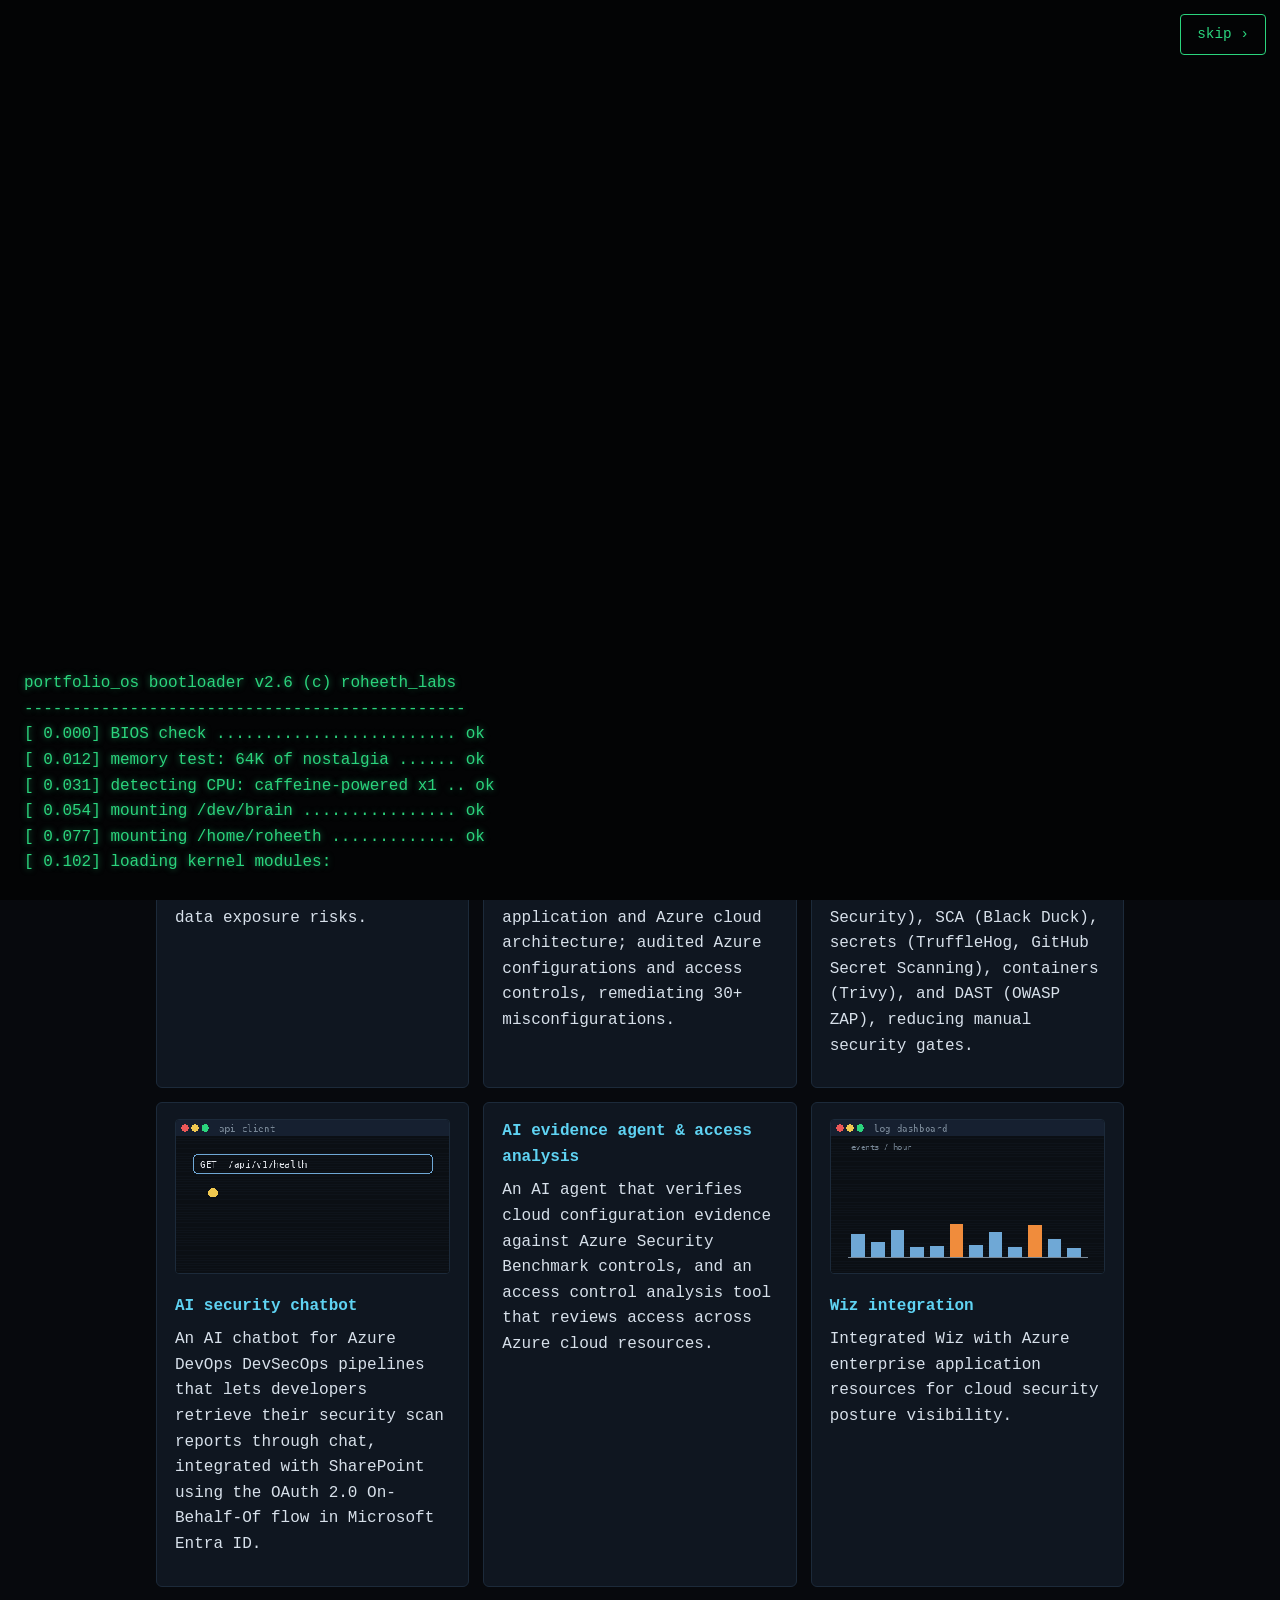
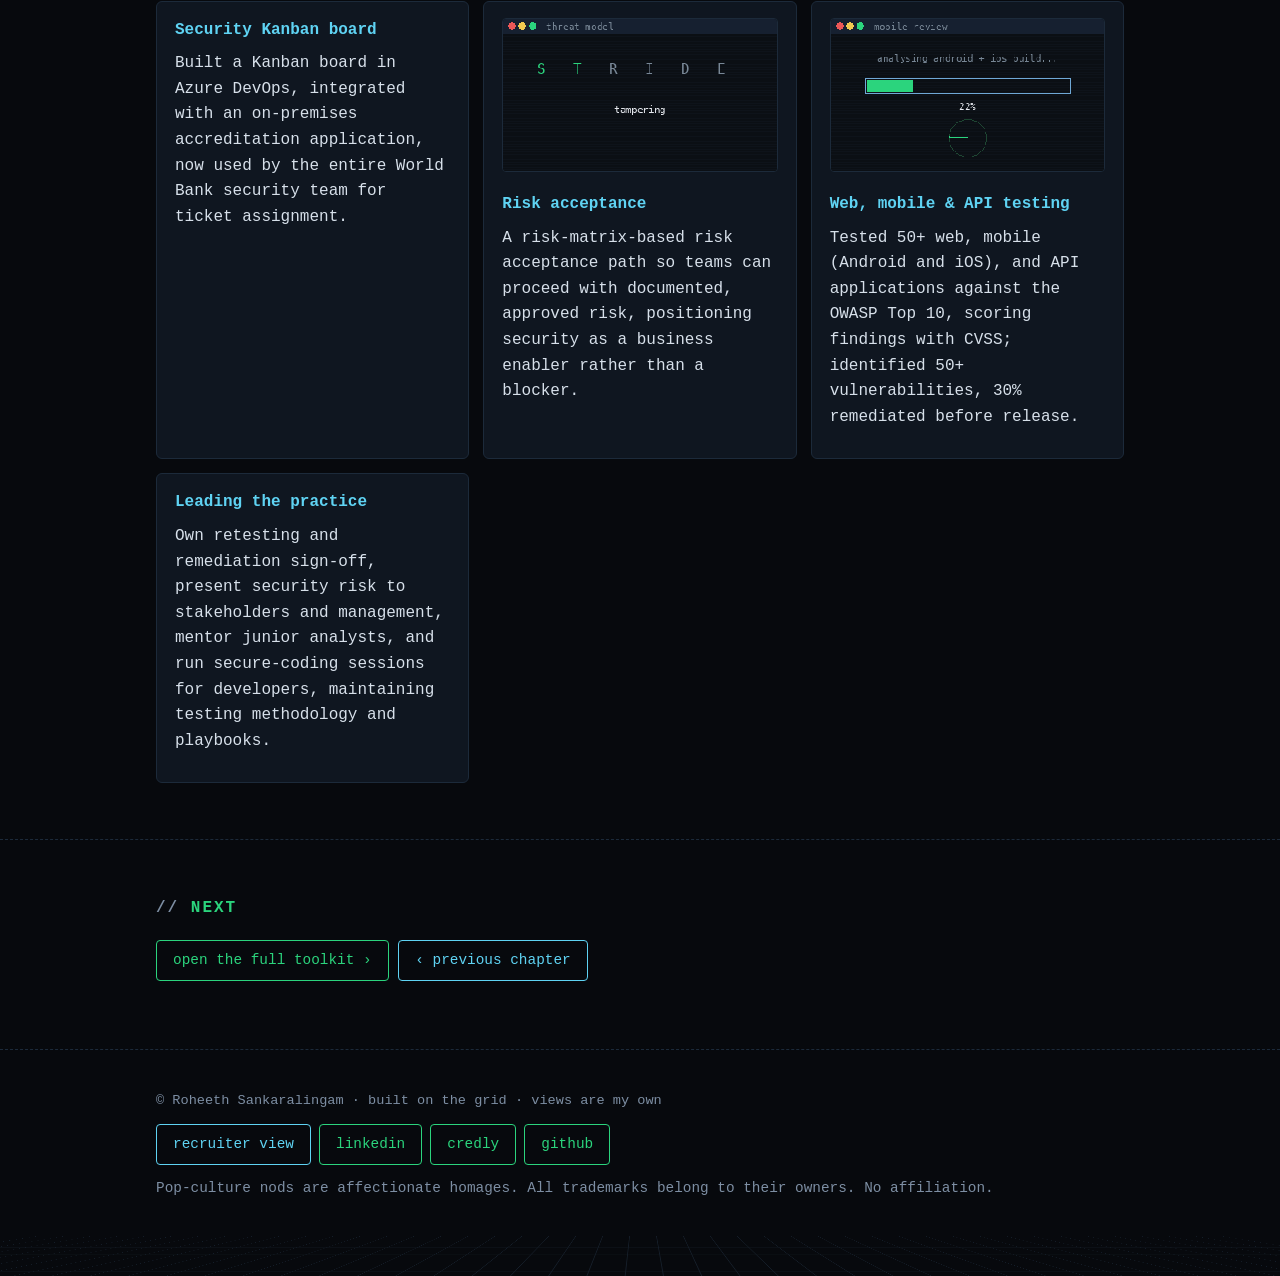
<file: bahwan.html>
<!doctype html>
<html lang="en" data-theme="dark">
<head>
<meta charset="utf-8">
<meta name="viewport" content="width=device-width, initial-scale=1">
<title>Bahwan CyberTek | Roheeth Sankaralingam</title>
<meta name="description" content="Current work at Bahwan CyberTek.">
<link rel="stylesheet" href="style.css">
</head>
<body>
<div id="boot"><button class="btn skip">skip ›</button><div class="out"></div></div>
<div id="xfade"></div>
<div id="progress"></div>
<div id="profiler"></div>
<nav class="top"><div class="wrap"><a class="brand" href="index.html">roheeth@ctos:~$</a><div class="links"><a href="index.html">home</a><a href="skills.html">skills</a><a href="photon.html">photon</a><a href="bahwan.html" class="on">bahwan</a><a href="resume.html">recruiter view</a></div></div></nav>

<header class="hero" style="min-height:48vh"><div class="wrap" style="grid-template-columns:1fr">
  <div><p class="greet">&gt; loading chapter_02 ...</p>
  <h1 class="glitch-text" data-text="Bahwan CyberTek">Bahwan CyberTek</h1>
  <p class="role">Senior Security Analyst · contractor, World Bank Group · Sep 2024 to present</p>
  <p class="lead">Current chapter: the World Bank Group. AI and MCP security, secure architecture, DevSecOps pipelines, and security automation.</p></div>
</div></header>
<section><div class="wrap">
  <h2 class="reveal">active operations</h2>
  <div class="grid">
    <div class="card reveal" data-profile="Op|ai|frontier|95"><img src="gif/tool-ai.gif" alt="Animation: AI & MCP security" loading="lazy"><h3>AI & MCP security</h3><p>Assessed 10+ AI-enabled applications and MCP server integrations for prompt injection, tool misuse, and data exposure risks.</p></div>
    <div class="card reveal" data-profile="Op|cloud|azure|90"><img src="gif/tool-cloud.gif" alt="Animation: Secure architecture & Azure audits" loading="lazy"><h3>Secure architecture & Azure audits</h3><p>Daily secure architecture design and review with product teams across application and Azure cloud architecture; audited Azure configurations and access controls, remediating 30+ misconfigurations.</p></div>
    <div class="card reveal" data-profile="Op|pipeline|shift left|92"><img src="gif/tool-pipeline.gif" alt="Animation: DevSecOps pipelines" loading="lazy"><h3>DevSecOps pipelines</h3><p>Designed and built complete pipelines in GitHub and Azure DevOps: SAST (Snyk, Veracode, GitHub Advanced Security), SCA (Black Duck), secrets (TruffleHog, GitHub Secret Scanning), containers (Trivy), and DAST (OWASP ZAP), reducing manual security gates.</p></div>
    <div class="card reveal" data-profile="Op|automation|chatops|93"><img src="gif/tool-api.gif" alt="Animation: AI security chatbot" loading="lazy"><h3>AI security chatbot</h3><p>An AI chatbot for Azure DevOps DevSecOps pipelines that lets developers retrieve their security scan reports through chat, integrated with SharePoint using the OAuth 2.0 On-Behalf-Of flow in Microsoft Entra ID.</p></div>
    <div class="card reveal" data-profile="Op|automation|ai agent|92"><h3>AI evidence agent & access analysis</h3><p>An AI agent that verifies cloud configuration evidence against Azure Security Benchmark controls, and an access control analysis tool that reviews access across Azure cloud resources.</p></div>
    <div class="card reveal" data-profile="Op|posture|wiz|86"><img src="gif/tool-splunk.gif" alt="Animation: Wiz integration" loading="lazy"><h3>Wiz integration</h3><p>Integrated Wiz with Azure enterprise application resources for cloud security posture visibility.</p></div>
    <div class="card reveal" data-profile="Op|workflow|team-wide|88"><h3>Security Kanban board</h3><p>Built a Kanban board in Azure DevOps, integrated with an on-premises accreditation application, now used by the entire World Bank security team for ticket assignment.</p></div>
    <div class="card reveal" data-profile="Op|risk|enabler|87"><img src="gif/tool-stride.gif" alt="Animation: Risk acceptance" loading="lazy"><h3>Risk acceptance</h3><p>A risk-matrix-based risk acceptance path so teams can proceed with documented, approved risk, positioning security as a business enabler rather than a blocker.</p></div>
    <div class="card reveal" data-profile="Op|appsec|owasp top 10|90"><img src="gif/tool-mobile.gif" alt="Animation: Web, mobile & API testing" loading="lazy"><h3>Web, mobile & API testing</h3><p>Tested 50+ web, mobile (Android and iOS), and API applications against the OWASP Top 10, scoring findings with CVSS; identified 50+ vulnerabilities, 30% remediated before release.</p></div>
    <div class="card reveal" data-profile="Op|leadership|mentor|90"><h3>Leading the practice</h3><p>Own retesting and remediation sign-off, present security risk to stakeholders and management, mentor junior analysts, and run secure-coding sessions for developers, maintaining testing methodology and playbooks.</p></div>
  </div>
</div></section>
<section><div class="wrap">
  <h2 class="reveal">next</h2>
  <p class="reveal"><a class="btn" href="skills.html">open the full toolkit ›</a> <a class="btn alt" href="photon.html">‹ previous chapter</a></p>
</div></section>

<footer><div class="wrap">
  <p>© Roheeth Sankaralingam · built on the grid · views are my own</p>
  <p><a class="btn alt" href="resume.html">recruiter view</a> <a class="btn" href="https://www.linkedin.com/in/roheeth-s-057416166/" target="_blank" rel="noopener">linkedin</a> <a class="btn" href="https://www.credly.com/users/roheeth-s/badges/credly" target="_blank" rel="noopener">credly</a> <a class="btn" href="https://github.com/retr0-secops" target="_blank" rel="noopener">github</a></p>
  <p class="muted">Pop-culture nods are affectionate homages. All trademarks belong to their owners. No affiliation.</p>
</div></footer>
<div id="fx"><button class="btn" id="term-open">terminal [`]</button><button class="btn alt" id="theme">light mode</button></div>
<div id="term" role="dialog" aria-label="Terminal"><div class="bar"><span>roheeth@portfolio_os</span><button id="term-close" aria-label="Close">×</button></div><div class="out" id="term-out"></div><div class="row"><span>$&nbsp;</span><input id="term-in" autocomplete="off" aria-label="Terminal input"></div></div>
<script src="app.js"></script>
</body>
</html>
</file>
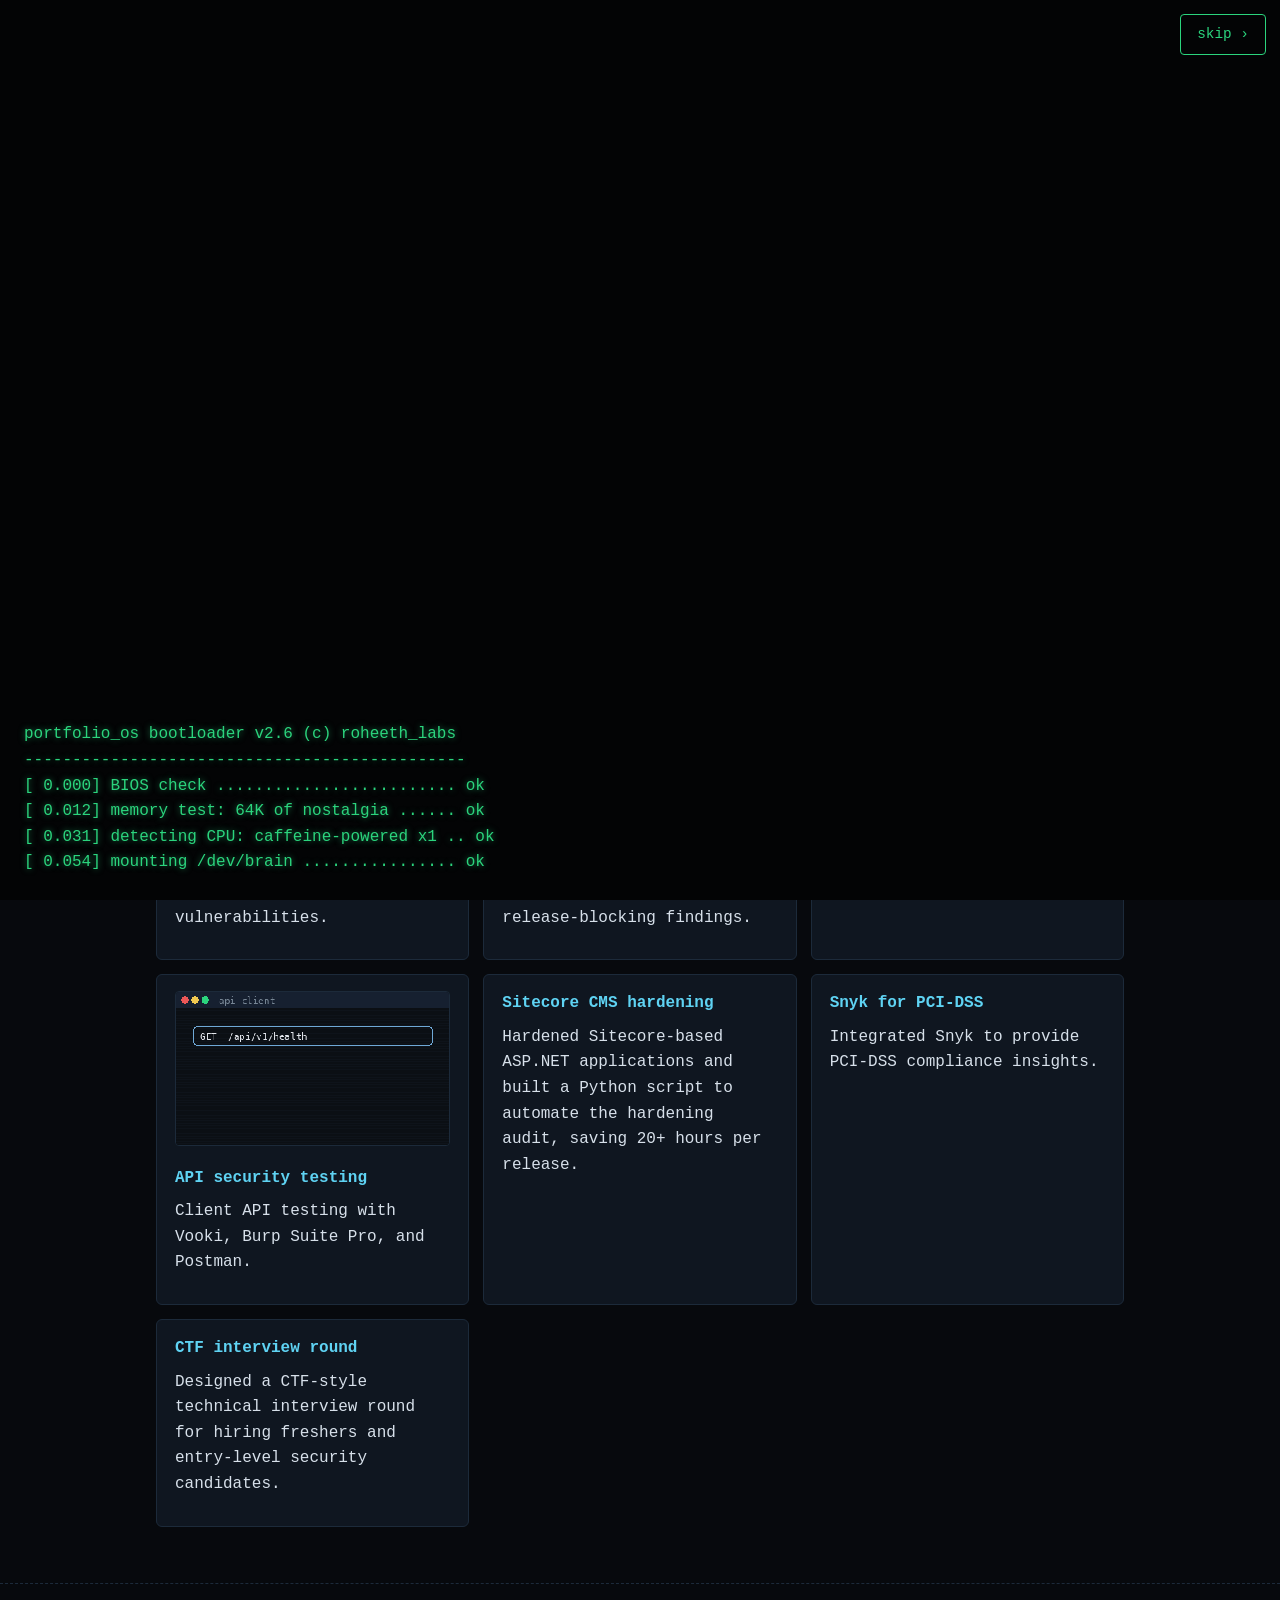
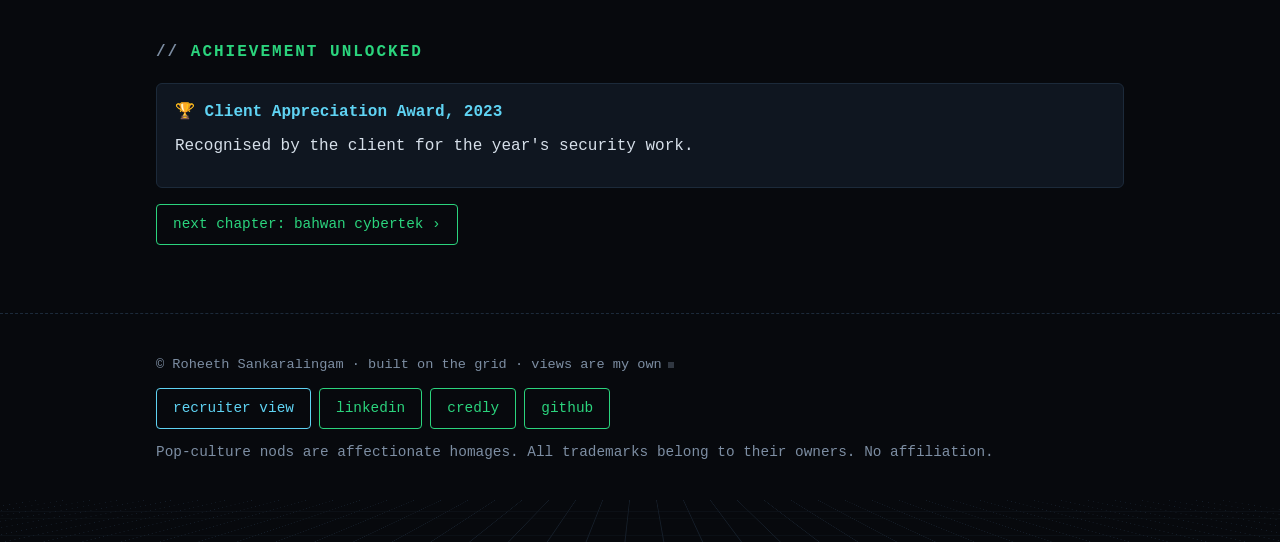
<file: photon.html>
<!doctype html>
<html lang="en" data-theme="dark">
<head>
<meta charset="utf-8">
<meta name="viewport" content="width=device-width, initial-scale=1">
<title>Photon Interactive | Roheeth Sankaralingam</title>
<meta name="description" content="Work at Photon Interactive, 2021 to 2024.">
<link rel="stylesheet" href="style.css">
</head>
<body>
<div id="boot"><button class="btn skip">skip ›</button><div class="out"></div></div>
<div id="xfade"></div>
<div id="progress"></div>
<div id="profiler"></div>
<nav class="top"><div class="wrap"><a class="brand" href="index.html">roheeth@ctos:~$</a><div class="links"><a href="index.html">home</a><a href="skills.html">skills</a><a href="photon.html" class="on">photon</a><a href="bahwan.html">bahwan</a><a href="resume.html">recruiter view</a></div></div></nav>

<header class="hero" style="min-height:48vh"><div class="wrap" style="grid-template-columns:1fr">
  <div><p class="greet">&gt; loading chapter_01 ...</p>
  <h1 class="glitch-text" data-text="Photon Interactive">Photon Interactive</h1>
  <p class="role">Senior Security Analyst · Chennai · Sep 2021 to Sep 2024</p>
  <p class="lead">Three years of finding, fixing, and automating. This is where the toolkit got real.</p></div>
</div></header>
<section><div class="wrap">
  <h2 class="reveal">mission log</h2>
  <div class="grid">
    <div class="card reveal" data-profile="Mission|vapt|150+ cleared|95"><img src="gif/tool-vapt.gif" alt="Animation: Post-deployment VAPT" loading="lazy"><h3>Post-deployment VAPT</h3><p>Regular VAPT across 50+ web, mobile (Android and iOS), and API applications, finding and clearing 150+ vulnerabilities.</p></div>
    <div class="card reveal" data-profile="Mission|ci/cd|automated|88"><img src="gif/tool-jenkins.gif" alt="Animation: Veracode in Jenkins" loading="lazy"><h3>Veracode in Jenkins</h3><p>Source code scanning wired into the Jenkins CI/CD pipeline for automated post-deployment scans, reducing release-blocking findings.</p></div>
    <div class="card reveal" data-profile="Mission|iac|no more manual IAM|85"><img src="gif/tool-cloud.gif" alt="Animation: Terraform on GCP" loading="lazy"><h3>Terraform on GCP</h3><p>Automated GCP user onboarding and custom IAM role assignment for 100+ users.</p></div>
    <div class="card reveal" data-profile="Mission|api|requests everywhere|86"><img src="gif/tool-api.gif" alt="Animation: API security testing" loading="lazy"><h3>API security testing</h3><p>Client API testing with Vooki, Burp Suite Pro, and Postman.</p></div>
    <div class="card reveal" data-profile="Mission|hardening|scripted|80"><h3>Sitecore CMS hardening</h3><p>Hardened Sitecore-based ASP.NET applications and built a Python script to automate the hardening audit, saving 20+ hours per release.</p></div>
    <div class="card reveal" data-profile="Mission|compliance|payments|82"><h3>Snyk for PCI-DSS</h3><p>Integrated Snyk to provide PCI-DSS compliance insights.</p></div>
    <div class="card reveal" data-profile="Mission|hiring|capture the flag|88"><h3>CTF interview round</h3><p>Designed a CTF-style technical interview round for hiring freshers and entry-level security candidates.</p></div>
  </div>
</div></section>
<section><div class="wrap">
  <h2 class="reveal">achievement unlocked</h2>
  <div class="card reveal" data-profile="Award|client|2023|100"><h3>🏆 Client Appreciation Award, 2023</h3><p>Recognised by the client for the year's security work.</p></div>
  <p class="reveal" style="margin-top:16px"><a class="btn" href="bahwan.html">next chapter: bahwan cybertek ›</a></p>
</div></section>

<footer><div class="wrap">
  <p>© Roheeth Sankaralingam · built on the grid · views are my own<span class="egg" title="..." aria-label="hidden dot"></span></p>
  <p><a class="btn alt" href="resume.html">recruiter view</a> <a class="btn" href="https://www.linkedin.com/in/roheeth-s-057416166/" target="_blank" rel="noopener">linkedin</a> <a class="btn" href="https://www.credly.com/users/roheeth-s/badges/credly" target="_blank" rel="noopener">credly</a> <a class="btn" href="https://github.com/retr0-secops" target="_blank" rel="noopener">github</a></p>
  <p class="muted">Pop-culture nods are affectionate homages. All trademarks belong to their owners. No affiliation.</p>
</div></footer>
<div id="fx"><button class="btn" id="term-open">terminal [`]</button><button class="btn alt" id="theme">light mode</button></div>
<div id="term" role="dialog" aria-label="Terminal"><div class="bar"><span>roheeth@portfolio_os</span><button id="term-close" aria-label="Close">×</button></div><div class="out" id="term-out"></div><div class="row"><span>$&nbsp;</span><input id="term-in" autocomplete="off" aria-label="Terminal input"></div></div>
<script src="app.js"></script>
</body>
</html>
</file>
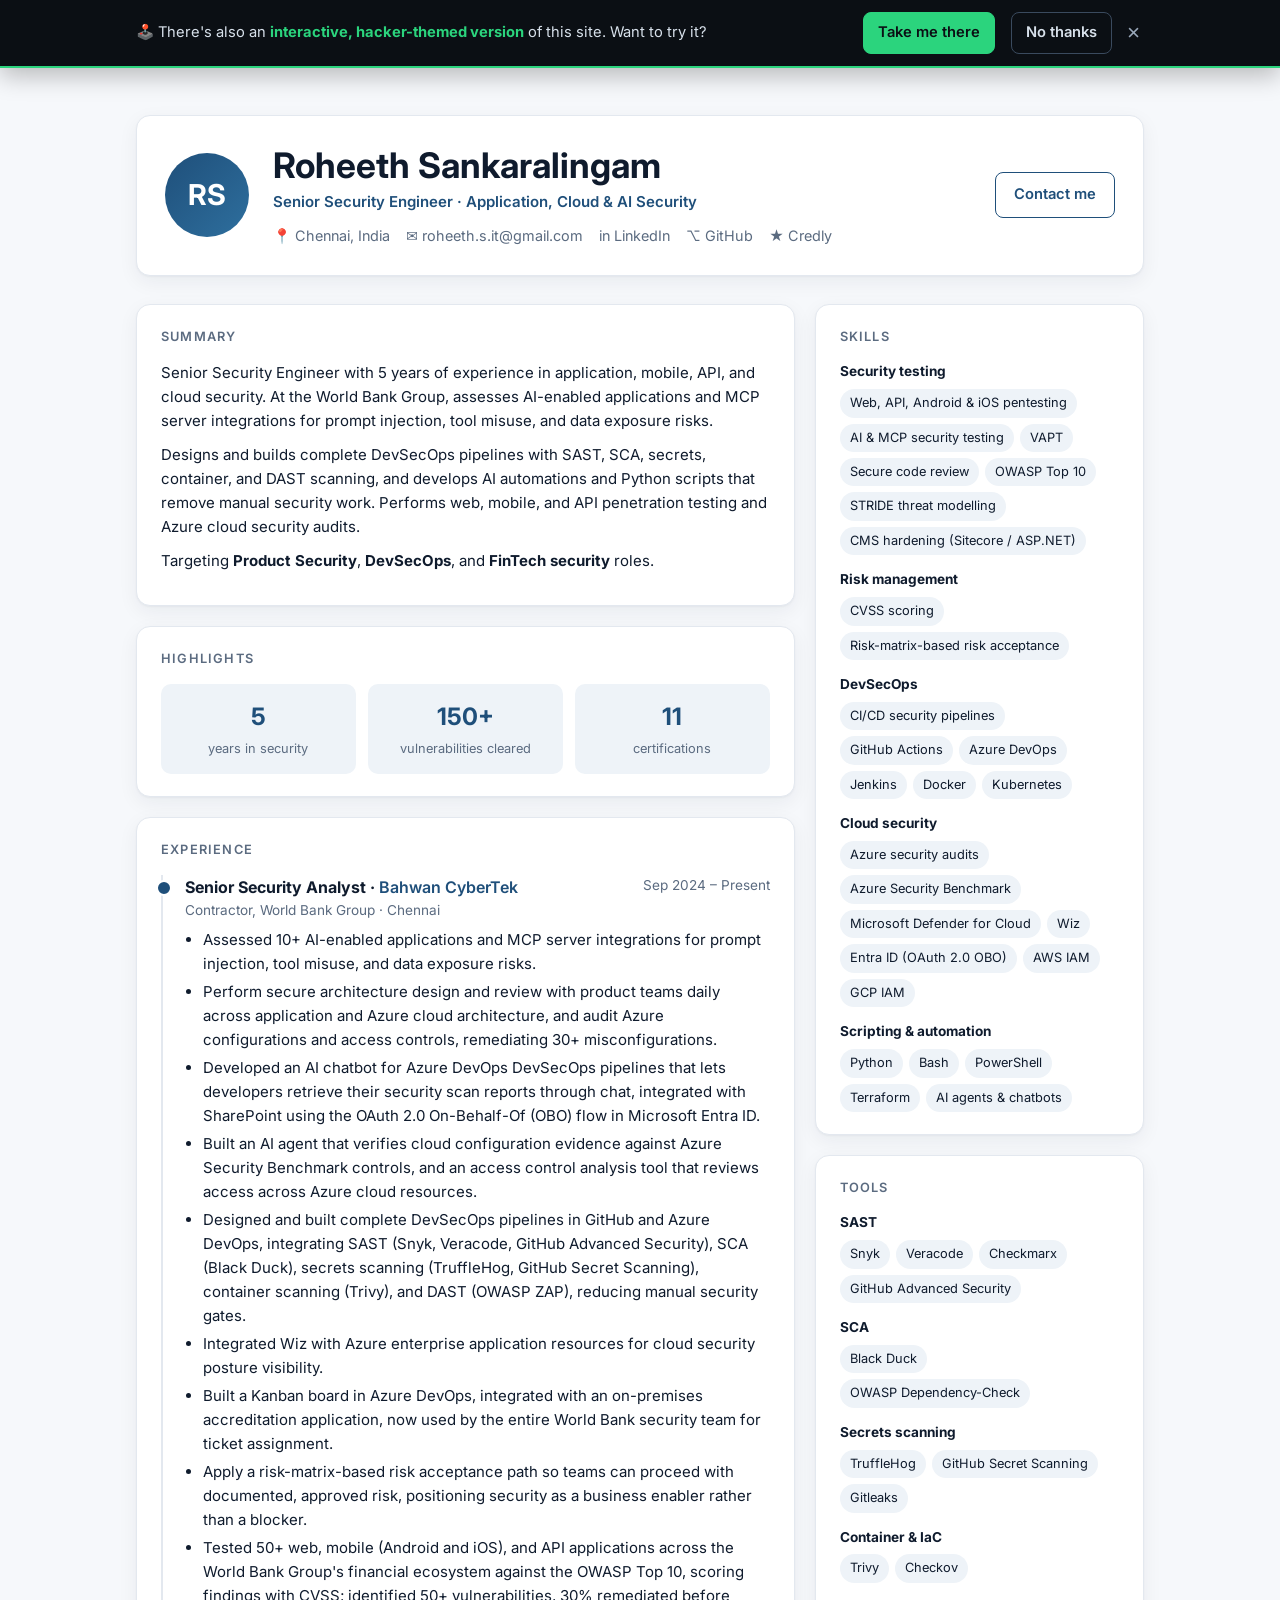
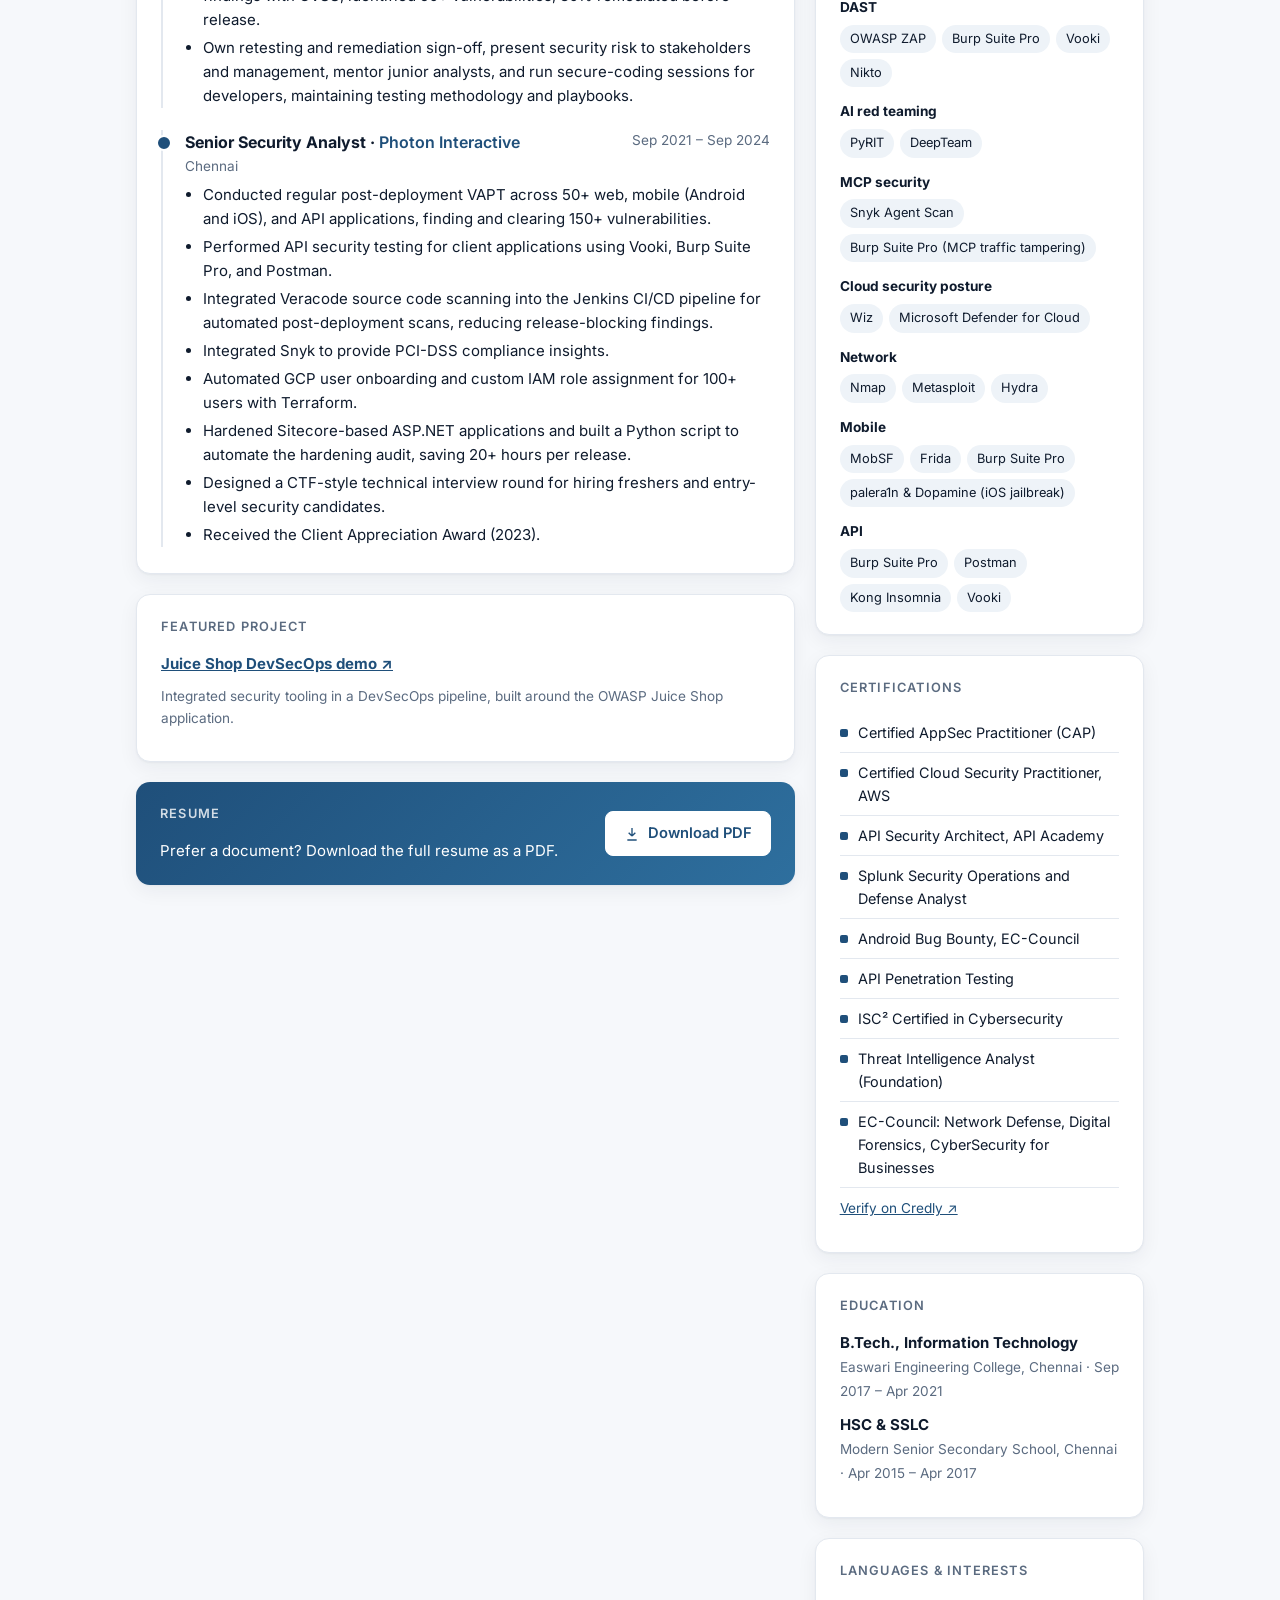
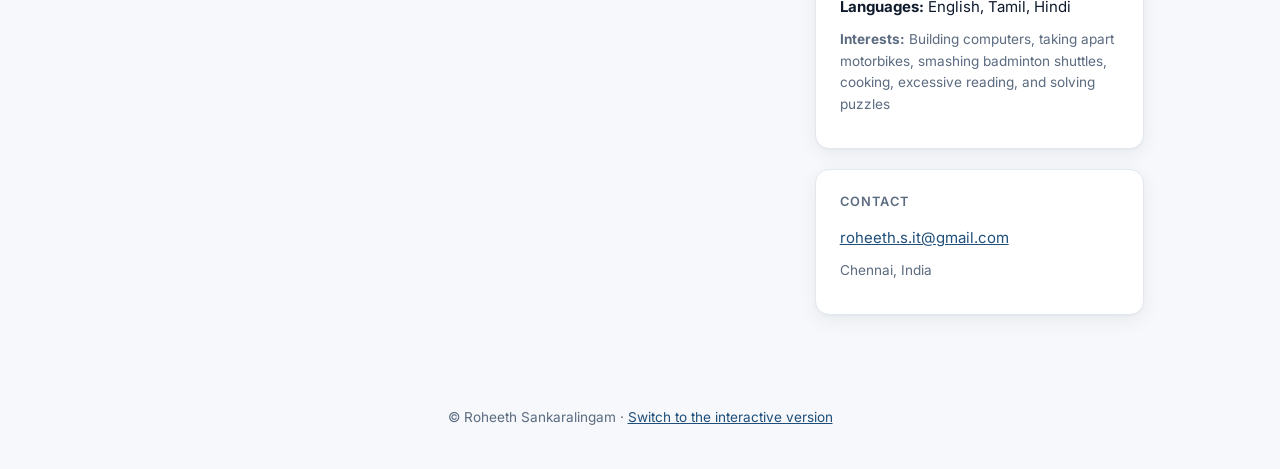
<file: resume.html>
<!doctype html>
<html lang="en">
<head>
<meta charset="utf-8">
<meta name="viewport" content="width=device-width, initial-scale=1">
<title>Roheeth Sankaralingam | Senior Security Engineer</title>
<meta name="description" content="Roheeth Sankaralingam, Senior Security Engineer. Application, mobile, API, cloud, AI and MCP security, and DevSecOps. Download resume.">
<link rel="preconnect" href="https://fonts.googleapis.com">
<link href="https://fonts.googleapis.com/css2?family=Inter:wght@400;500;600;700&display=swap" rel="stylesheet">
<style>
  :root{--bg:#f6f8fb;--card:#ffffff;--text:#0f1b2d;--muted:#5b6b80;--line:#e3e8ef;--brand:#1f4f7a;--brand-2:#2e6f9e;--chip:#eef3f8;--shadow:0 1px 2px rgba(15,27,45,.04),0 6px 20px rgba(15,27,45,.06)}
  @media (prefers-color-scheme:dark){:root{--bg:#0d131c;--card:#141c27;--text:#e7edf5;--muted:#9aa9bb;--line:#243143;--brand:#7fb3e0;--brand-2:#9cc6ea;--chip:#1b2635;--shadow:none}}
  *{box-sizing:border-box}
  html{scroll-behavior:smooth}
  body{margin:0;background:var(--bg);color:var(--text);font-family:Inter,system-ui,-apple-system,"Segoe UI",Roboto,Arial,sans-serif;line-height:1.6;font-size:15px}
  a{color:var(--brand)}
  .wrap{max-width:1040px;margin:0 auto;padding:0 16px}

  /* top bar */
  .bar{position:sticky;top:0;z-index:10;background:color-mix(in srgb,var(--card) 92%,transparent);backdrop-filter:blur(8px);border-bottom:1px solid var(--line)}
  .bar .wrap{display:flex;align-items:center;justify-content:space-between;gap:12px;padding-top:10px;padding-bottom:10px;flex-wrap:wrap}
  .bar .name{font-weight:700}
  .bar nav{display:flex;gap:16px;flex-wrap:wrap;font-size:.9rem}
  .bar nav a{color:var(--muted);text-decoration:none}
  .bar nav a:hover{color:var(--brand)}

  .btn{display:inline-flex;align-items:center;gap:8px;padding:10px 18px;border-radius:8px;font-weight:600;font-size:.92rem;text-decoration:none;border:1px solid var(--brand);transition:transform .15s,box-shadow .15s}
  .btn.primary{background:var(--brand);color:#fff}
  :root .btn.primary{color:#fff}
  @media (prefers-color-scheme:dark){.btn.primary{color:#0d131c}}
  .btn.ghost{background:transparent;color:var(--brand)}
  .btn:hover{transform:translateY(-1px);box-shadow:var(--shadow)}
  .btn svg{width:16px;height:16px}

  /* hero */
  .hero{padding:48px 0 28px}
  .hero-card{background:var(--card);border:1px solid var(--line);border-radius:14px;box-shadow:var(--shadow);padding:28px;display:grid;grid-template-columns:auto 1fr auto;gap:24px;align-items:center}
  @media (max-width:820px){.hero-card{grid-template-columns:1fr}}
  .mono{width:84px;height:84px;border-radius:50%;background:linear-gradient(135deg,var(--brand),var(--brand-2));color:#fff;display:flex;align-items:center;justify-content:center;font-size:1.8rem;font-weight:700}
  h1{margin:0;font-size:clamp(1.6rem,4vw,2.2rem);line-height:1.2}
  .title{color:var(--brand);font-weight:600;margin:4px 0 10px}
  .meta{display:flex;flex-wrap:wrap;gap:8px 16px;color:var(--muted);font-size:.9rem}
  .meta a{color:var(--muted);text-decoration:none}
  .meta a:hover{color:var(--brand)}
  .hero-actions{display:flex;flex-direction:column;gap:10px}
  @media (max-width:820px){.hero-actions{flex-direction:row;flex-wrap:wrap}}

  /* layout */
  .grid{display:grid;grid-template-columns:2fr 1fr;gap:20px;padding-bottom:48px}
  @media (max-width:820px){.grid{grid-template-columns:1fr}}
  .card{background:var(--card);border:1px solid var(--line);border-radius:14px;box-shadow:var(--shadow);padding:22px 24px;margin-bottom:20px}
  h2{font-size:.8rem;letter-spacing:1.2px;text-transform:uppercase;color:var(--muted);margin:0 0 14px;font-weight:600}
  p{margin:0 0 10px}

  /* highlights */
  .kpis{display:grid;grid-template-columns:repeat(3,1fr);gap:12px}
  .kpi{background:var(--chip);border-radius:10px;padding:14px;text-align:center}
  .kpi b{display:block;font-size:1.5rem;color:var(--brand)}
  .kpi span{font-size:.8rem;color:var(--muted)}

  /* experience */
  .job{position:relative;padding-left:22px;border-left:2px solid var(--line);margin-bottom:22px}
  .job:last-child{margin-bottom:0}
  .job::before{content:"";position:absolute;left:-7px;top:5px;width:12px;height:12px;border-radius:50%;background:var(--brand);border:2px solid var(--card)}
  .job-head{display:flex;justify-content:space-between;gap:4px 12px;flex-wrap:wrap}
  .job h3{margin:0;font-size:1rem}
  .job .co{color:var(--brand);font-weight:600}
  .job .when{color:var(--muted);font-size:.85rem;white-space:nowrap}
  .job .sub{color:var(--muted);font-size:.85rem;margin-bottom:6px}
  ul{margin:6px 0 0;padding-left:18px}
  li{margin-bottom:4px}

  /* chips */
  .group{margin-bottom:14px}
  .group:last-child{margin-bottom:0}
  .group h4{margin:0 0 6px;font-size:.85rem}
  .chips{display:flex;flex-wrap:wrap;gap:6px}
  .chip{background:var(--chip);border-radius:999px;padding:4px 10px;font-size:.8rem}

  .cert{display:flex;gap:10px;align-items:flex-start;padding:8px 0;border-bottom:1px solid var(--line);font-size:.9rem}
  .cert:last-child{border-bottom:0}
  .cert i{flex:none;width:8px;height:8px;margin-top:8px;border-radius:2px;background:var(--brand)}
  .small{font-size:.85rem;color:var(--muted)}

  /* download panel */
  .dl{display:flex;align-items:center;justify-content:space-between;gap:16px;flex-wrap:wrap;background:linear-gradient(135deg,var(--brand),var(--brand-2));color:#fff;border:0}
  .dl h2{color:rgba(255,255,255,.8)}
  .dl p{margin:0}
  .dl .btn{background:#fff;color:#1f4f7a;border-color:#fff}

  footer{padding:24px 0 40px;color:var(--muted);font-size:.85rem;text-align:center}

  @media print{
    .bar,.hero-actions,.dl,footer .fun{display:none!important}
    body{background:#fff;color:#000;font-size:12px}
    .card,.hero-card{box-shadow:none;border:0;padding:0;margin-bottom:14px}
    .grid{grid-template-columns:1fr}
    a{color:#000;text-decoration:none}
  }

  /* first-visit banner */
  #funBanner{position:fixed;top:0;left:0;right:0;z-index:50;background:#0b0f14;color:#d7e0ea;border-bottom:2px solid #2bd47d;box-shadow:0 8px 24px rgba(0,0,0,.25);transform:translateY(-110%);transition:transform .45s ease}
  #funBanner.show{transform:none}
  #funBanner .in{max-width:1040px;margin:0 auto;padding:12px 48px 12px 16px;display:flex;align-items:center;gap:12px 16px;flex-wrap:wrap;position:relative}
  #funBanner p{margin:0;flex:1;min-width:220px;font-size:.92rem}
  #funBanner b{color:#2bd47d}
  #funBanner .go{background:#2bd47d;color:#0b0f14;border-color:#2bd47d;padding:8px 14px}
  #funBanner .no{background:transparent;color:#d7e0ea;border-color:#3a4a5e;padding:8px 14px;cursor:pointer;font:inherit;font-weight:600;font-size:.92rem}
  #funBanner .x{position:absolute;top:50%;right:12px;transform:translateY(-50%);background:none;border:0;color:#9aa9bb;font-size:1.4rem;line-height:1;cursor:pointer;padding:4px 8px}
  #funBanner .x:hover{color:#fff}
  @media print{#funBanner{display:none!important}}
  @media (prefers-reduced-motion:reduce){#funBanner{transition:none}}
</style>
</head>
<body>

<div id="funBanner" role="region" aria-label="Interactive site invitation" hidden>
  <div class="in">
    <p>🕹️ There's also an <b>interactive, hacker-themed version</b> of this site. Want to try it?</p>
    <a class="btn go" href="index.html">Take me there</a>
    <button class="btn no" type="button" data-close>No thanks</button>
    <button class="x" type="button" aria-label="Close" data-close>×</button>
  </div>
</div>


<div class="bar"><div class="wrap">
  <span class="name">Roheeth Sankaralingam</span>
  <nav>
    <a href="#experience">Experience</a>
    <a href="#skills">Skills</a>
    <a href="#tools">Tools</a>
    <a href="#certifications">Certifications</a>
    <a href="#contact">Contact</a>
    <a href="index.html">Interactive site ↗</a>
  </nav>
  <a class="btn primary" href="resume/Roheeth_Sankaralingam_Resume.pdf" download>
    <svg viewBox="0 0 24 24" fill="none" stroke="currentColor" stroke-width="2" aria-hidden="true"><path d="M12 3v12m0 0l-5-5m5 5l5-5M5 21h14"/></svg>
    Download resume
  </a>
</div></div>

<header class="hero"><div class="wrap">
  <div class="hero-card">
    <div class="mono" aria-hidden="true">RS</div>
    <div>
      <h1>Roheeth Sankaralingam</h1>
      <div class="title">Senior Security Engineer · Application, Cloud &amp; AI Security</div>
      <div class="meta">
        <span>📍 Chennai, India</span>
        <a href="mailto:roheeth.s.it@gmail.com">✉ roheeth.s.it@gmail.com</a>
        <a href="https://www.linkedin.com/in/roheeth-s-057416166/" target="_blank" rel="noopener">in LinkedIn</a>
        <a href="https://github.com/retr0-secops" target="_blank" rel="noopener">⌥ GitHub</a>
        <a href="https://www.credly.com/users/roheeth-s/badges/credly" target="_blank" rel="noopener">★ Credly</a>
      </div>
    </div>
    <div class="hero-actions">
      <a class="btn ghost" href="mailto:roheeth.s.it@gmail.com">Contact me</a>
    </div>
  </div>
</div></header>

<main class="wrap grid">
  <div>
    <section class="card">
      <h2>Summary</h2>
      <p>Senior Security Engineer with 5 years of experience in application, mobile, API, and cloud security. At the World Bank Group, assesses AI-enabled applications and MCP server integrations for prompt injection, tool misuse, and data exposure risks.</p>
      <p>Designs and builds complete DevSecOps pipelines with SAST, SCA, secrets, container, and DAST scanning, and develops AI automations and Python scripts that remove manual security work. Performs web, mobile, and API penetration testing and Azure cloud security audits.</p>
      <p>Targeting <strong>Product Security</strong>, <strong>DevSecOps</strong>, and <strong>FinTech security</strong> roles.</p>
    </section>

    <section class="card">
      <h2>Highlights</h2>
      <div class="kpis">
        <div class="kpi"><b>5</b><span>years in security</span></div>
        <div class="kpi"><b>150+</b><span>vulnerabilities cleared</span></div>
        <div class="kpi"><b>11</b><span>certifications</span></div>
      </div>
    </section>

    <section class="card" id="experience">
      <h2>Experience</h2>
      <div class="job">
        <div class="job-head"><h3>Senior Security Analyst · <span class="co">Bahwan CyberTek</span></h3><span class="when">Sep 2024 – Present</span></div>
        <div class="sub">Contractor, World Bank Group · Chennai</div>
        <ul>
          <li>Assessed 10+ AI-enabled applications and MCP server integrations for prompt injection, tool misuse, and data exposure risks.</li>
          <li>Perform secure architecture design and review with product teams daily across application and Azure cloud architecture, and audit Azure configurations and access controls, remediating 30+ misconfigurations.</li>
          <li>Developed an AI chatbot for Azure DevOps DevSecOps pipelines that lets developers retrieve their security scan reports through chat, integrated with SharePoint using the OAuth 2.0 On-Behalf-Of (OBO) flow in Microsoft Entra ID.</li>
          <li>Built an AI agent that verifies cloud configuration evidence against Azure Security Benchmark controls, and an access control analysis tool that reviews access across Azure cloud resources.</li>
          <li>Designed and built complete DevSecOps pipelines in GitHub and Azure DevOps, integrating SAST (Snyk, Veracode, GitHub Advanced Security), SCA (Black Duck), secrets scanning (TruffleHog, GitHub Secret Scanning), container scanning (Trivy), and DAST (OWASP ZAP), reducing manual security gates.</li>
          <li>Integrated Wiz with Azure enterprise application resources for cloud security posture visibility.</li>
          <li>Built a Kanban board in Azure DevOps, integrated with an on-premises accreditation application, now used by the entire World Bank security team for ticket assignment.</li>
          <li>Apply a risk-matrix-based risk acceptance path so teams can proceed with documented, approved risk, positioning security as a business enabler rather than a blocker.</li>
          <li>Tested 50+ web, mobile (Android and iOS), and API applications across the World Bank Group's financial ecosystem against the OWASP Top 10, scoring findings with CVSS; identified 50+ vulnerabilities, 30% remediated before release.</li>
          <li>Own retesting and remediation sign-off, present security risk to stakeholders and management, mentor junior analysts, and run secure-coding sessions for developers, maintaining testing methodology and playbooks.</li>
        </ul>
      </div>
      <div class="job">
        <div class="job-head"><h3>Senior Security Analyst · <span class="co">Photon Interactive</span></h3><span class="when">Sep 2021 – Sep 2024</span></div>
        <div class="sub">Chennai</div>
        <ul>
          <li>Conducted regular post-deployment VAPT across 50+ web, mobile (Android and iOS), and API applications, finding and clearing 150+ vulnerabilities.</li>
          <li>Performed API security testing for client applications using Vooki, Burp Suite Pro, and Postman.</li>
          <li>Integrated Veracode source code scanning into the Jenkins CI/CD pipeline for automated post-deployment scans, reducing release-blocking findings.</li>
          <li>Integrated Snyk to provide PCI-DSS compliance insights.</li>
          <li>Automated GCP user onboarding and custom IAM role assignment for 100+ users with Terraform.</li>
          <li>Hardened Sitecore-based ASP.NET applications and built a Python script to automate the hardening audit, saving 20+ hours per release.</li>
          <li>Designed a CTF-style technical interview round for hiring freshers and entry-level security candidates.</li>
          <li>Received the Client Appreciation Award (2023).</li>
        </ul>
      </div>
    </section>

    <section class="card">
      <h2>Featured project</h2>
      <p><strong><a href="https://github.com/retr0-secops/juiceshop-demojuice-shop-security-demo" target="_blank" rel="noopener">Juice Shop DevSecOps demo ↗</a></strong></p>
      <p class="small">Integrated security tooling in a DevSecOps pipeline, built around the OWASP Juice Shop application.</p>
    </section>

    <section class="card dl" id="download">
      <div>
        <h2>Resume</h2>
        <p>Prefer a document? Download the full resume as a PDF.</p>
      </div>
      <a class="btn" href="resume/Roheeth_Sankaralingam_Resume.pdf" download>
        <svg viewBox="0 0 24 24" fill="none" stroke="currentColor" stroke-width="2" aria-hidden="true"><path d="M12 3v12m0 0l-5-5m5 5l5-5M5 21h14"/></svg>
        Download PDF
      </a>
    </section>
  </div>

  <aside>
    <section class="card" id="skills">
      <h2>Skills</h2>
      <div class="group"><h4>Security testing</h4><div class="chips"><span class="chip">Web, API, Android &amp; iOS pentesting</span><span class="chip">AI &amp; MCP security testing</span><span class="chip">VAPT</span><span class="chip">Secure code review</span><span class="chip">OWASP Top 10</span><span class="chip">STRIDE threat modelling</span><span class="chip">CMS hardening (Sitecore / ASP.NET)</span></div></div>
      <div class="group"><h4>Risk management</h4><div class="chips"><span class="chip">CVSS scoring</span><span class="chip">Risk-matrix-based risk acceptance</span></div></div>
      <div class="group"><h4>DevSecOps</h4><div class="chips"><span class="chip">CI/CD security pipelines</span><span class="chip">GitHub Actions</span><span class="chip">Azure DevOps</span><span class="chip">Jenkins</span><span class="chip">Docker</span><span class="chip">Kubernetes</span></div></div>
      <div class="group"><h4>Cloud security</h4><div class="chips"><span class="chip">Azure security audits</span><span class="chip">Azure Security Benchmark</span><span class="chip">Microsoft Defender for Cloud</span><span class="chip">Wiz</span><span class="chip">Entra ID (OAuth 2.0 OBO)</span><span class="chip">AWS IAM</span><span class="chip">GCP IAM</span></div></div>
      <div class="group"><h4>Scripting &amp; automation</h4><div class="chips"><span class="chip">Python</span><span class="chip">Bash</span><span class="chip">PowerShell</span><span class="chip">Terraform</span><span class="chip">AI agents &amp; chatbots</span></div></div>
    </section>

    <section class="card" id="tools">
      <h2>Tools</h2>
      <div class="group"><h4>SAST</h4><div class="chips"><span class="chip">Snyk</span><span class="chip">Veracode</span><span class="chip">Checkmarx</span><span class="chip">GitHub Advanced Security</span></div></div>
      <div class="group"><h4>SCA</h4><div class="chips"><span class="chip">Black Duck</span><span class="chip">OWASP Dependency-Check</span></div></div>
      <div class="group"><h4>Secrets scanning</h4><div class="chips"><span class="chip">TruffleHog</span><span class="chip">GitHub Secret Scanning</span><span class="chip">Gitleaks</span></div></div>
      <div class="group"><h4>Container &amp; IaC</h4><div class="chips"><span class="chip">Trivy</span><span class="chip">Checkov</span></div></div>
      <div class="group"><h4>DAST</h4><div class="chips"><span class="chip">OWASP ZAP</span><span class="chip">Burp Suite Pro</span><span class="chip">Vooki</span><span class="chip">Nikto</span></div></div>
      <div class="group"><h4>AI red teaming</h4><div class="chips"><span class="chip">PyRIT</span><span class="chip">DeepTeam</span></div></div>
      <div class="group"><h4>MCP security</h4><div class="chips"><span class="chip">Snyk Agent Scan</span><span class="chip">Burp Suite Pro (MCP traffic tampering)</span></div></div>
      <div class="group"><h4>Cloud security posture</h4><div class="chips"><span class="chip">Wiz</span><span class="chip">Microsoft Defender for Cloud</span></div></div>
      <div class="group"><h4>Network</h4><div class="chips"><span class="chip">Nmap</span><span class="chip">Metasploit</span><span class="chip">Hydra</span></div></div>
      <div class="group"><h4>Mobile</h4><div class="chips"><span class="chip">MobSF</span><span class="chip">Frida</span><span class="chip">Burp Suite Pro</span><span class="chip">palera1n &amp; Dopamine (iOS jailbreak)</span></div></div>
      <div class="group"><h4>API</h4><div class="chips"><span class="chip">Burp Suite Pro</span><span class="chip">Postman</span><span class="chip">Kong Insomnia</span><span class="chip">Vooki</span></div></div>
    </section>

    <section class="card" id="certifications">
      <h2>Certifications</h2>
      <div class="cert"><i></i>Certified AppSec Practitioner (CAP)</div>
      <div class="cert"><i></i>Certified Cloud Security Practitioner, AWS</div>
      <div class="cert"><i></i>API Security Architect, API Academy</div>
      <div class="cert"><i></i>Splunk Security Operations and Defense Analyst</div>
      <div class="cert"><i></i>Android Bug Bounty, EC-Council</div>
      <div class="cert"><i></i>API Penetration Testing</div>
      <div class="cert"><i></i>ISC² Certified in Cybersecurity</div>
      <div class="cert"><i></i>Threat Intelligence Analyst (Foundation)</div>
      <div class="cert"><i></i>EC-Council: Network Defense, Digital Forensics, CyberSecurity for Businesses</div>
      <p class="small" style="margin-top:10px"><a href="https://www.credly.com/users/roheeth-s/badges/credly" target="_blank" rel="noopener">Verify on Credly ↗</a></p>
    </section>

    <section class="card">
      <h2>Education</h2>
      <p><strong>B.Tech., Information Technology</strong><br><span class="small">Easwari Engineering College, Chennai · Sep 2017 – Apr 2021</span></p>
      <p><strong>HSC &amp; SSLC</strong><br><span class="small">Modern Senior Secondary School, Chennai · Apr 2015 – Apr 2017</span></p>
    </section>

    <section class="card">
      <h2>Languages &amp; interests</h2>
      <p><strong>Languages:</strong> English, Tamil, Hindi</p>
      <p class="small"><strong>Interests:</strong> Building computers, taking apart motorbikes, smashing badminton shuttles, cooking, excessive reading, and solving puzzles</p>
    </section>

    <section class="card" id="contact">
      <h2>Contact</h2>
      <p><a href="mailto:roheeth.s.it@gmail.com">roheeth.s.it@gmail.com</a></p>
      <p class="small">Chennai, India</p>
    </section>
  </aside>
</main>

<footer>
  © Roheeth Sankaralingam<span class="fun"> · <a href="index.html">Switch to the interactive version</a></span>
</footer>
<script>
(function () {
  var KEY = 'rv-banner-seen', b = document.getElementById('funBanner');
  var seen = null;
  try { seen = localStorage.getItem(KEY); } catch (e) {}
  if (seen || !b) return;
  try { localStorage.setItem(KEY, '1'); } catch (e) {}   // first visit only, even if not dismissed
  b.hidden = false;
  setTimeout(function () { b.classList.add('show'); }, 600);
  function close() { b.classList.remove('show'); setTimeout(function () { b.hidden = true; }, 500); }
  b.querySelectorAll('[data-close]').forEach(function (el) { el.addEventListener('click', close); });
  document.addEventListener('keydown', function (e) { if (e.key === 'Escape') close(); });
})();
</script>
</body>
</html>
</file>
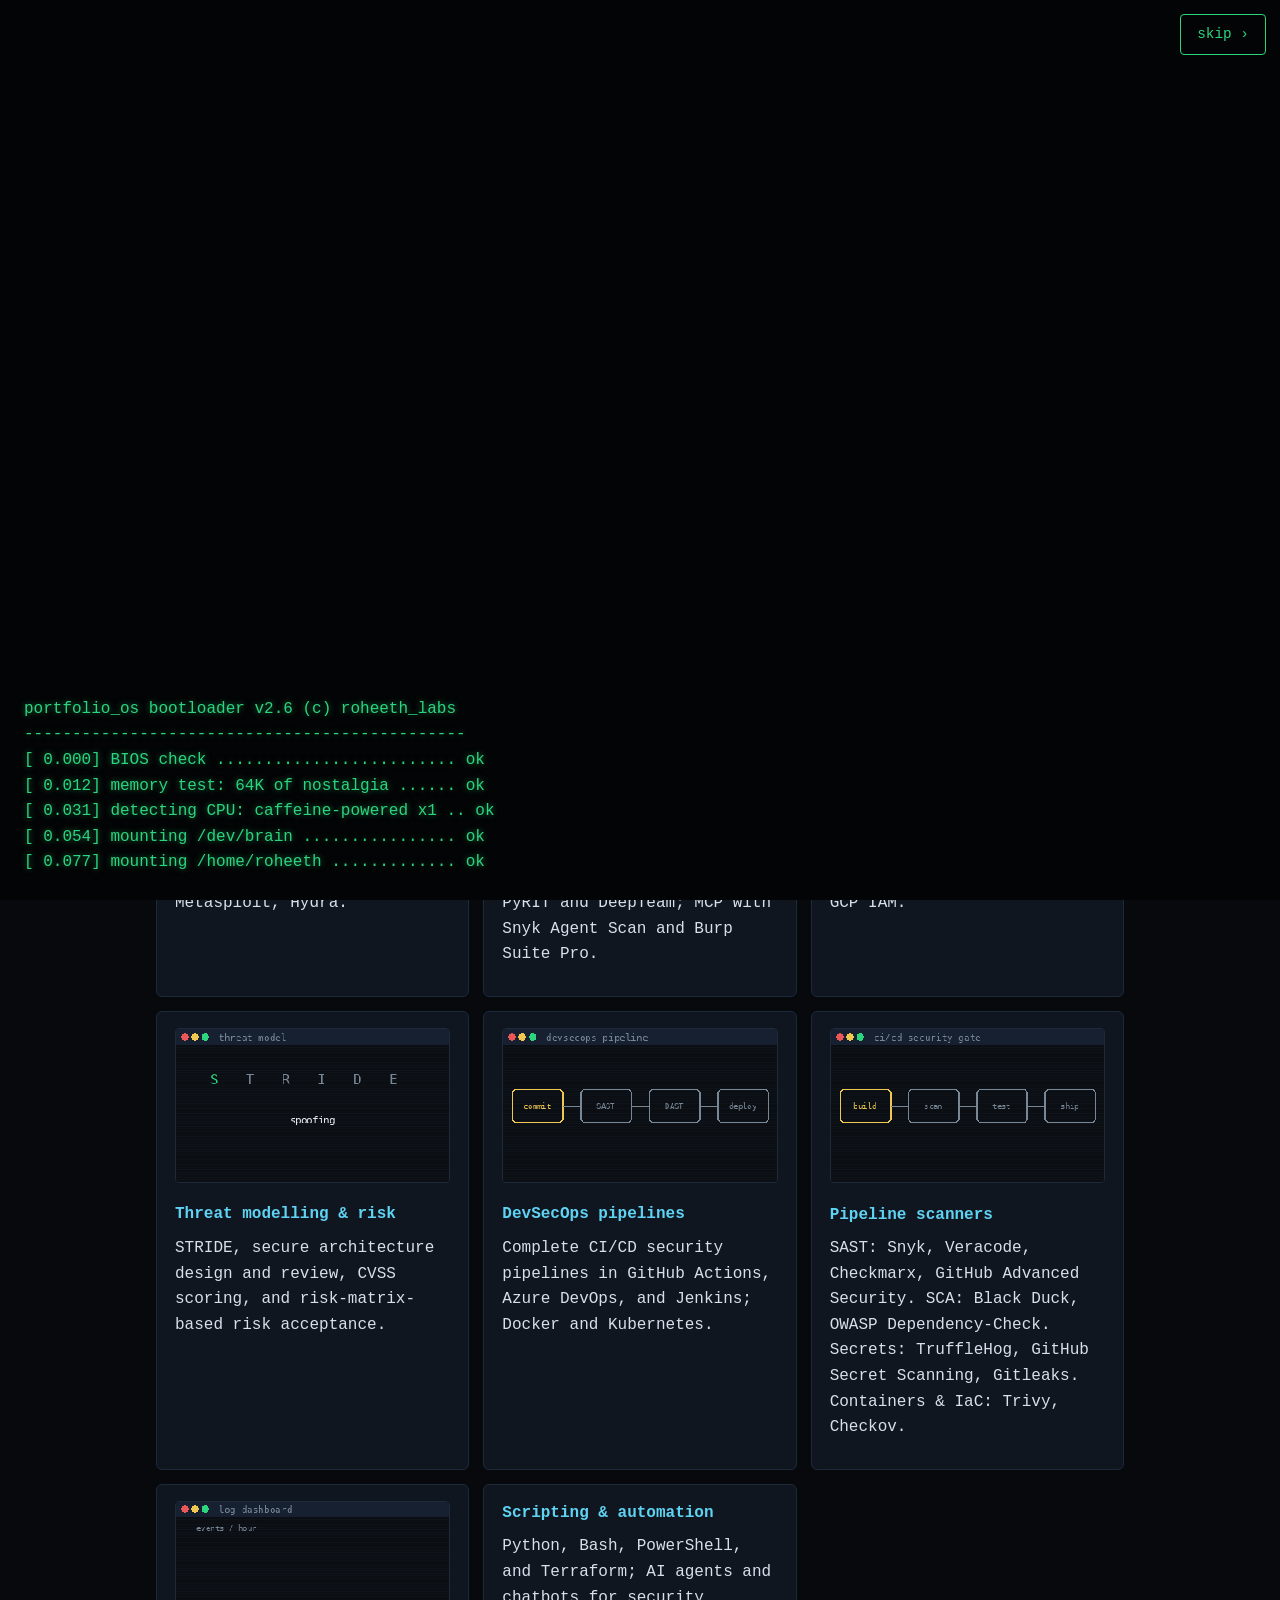
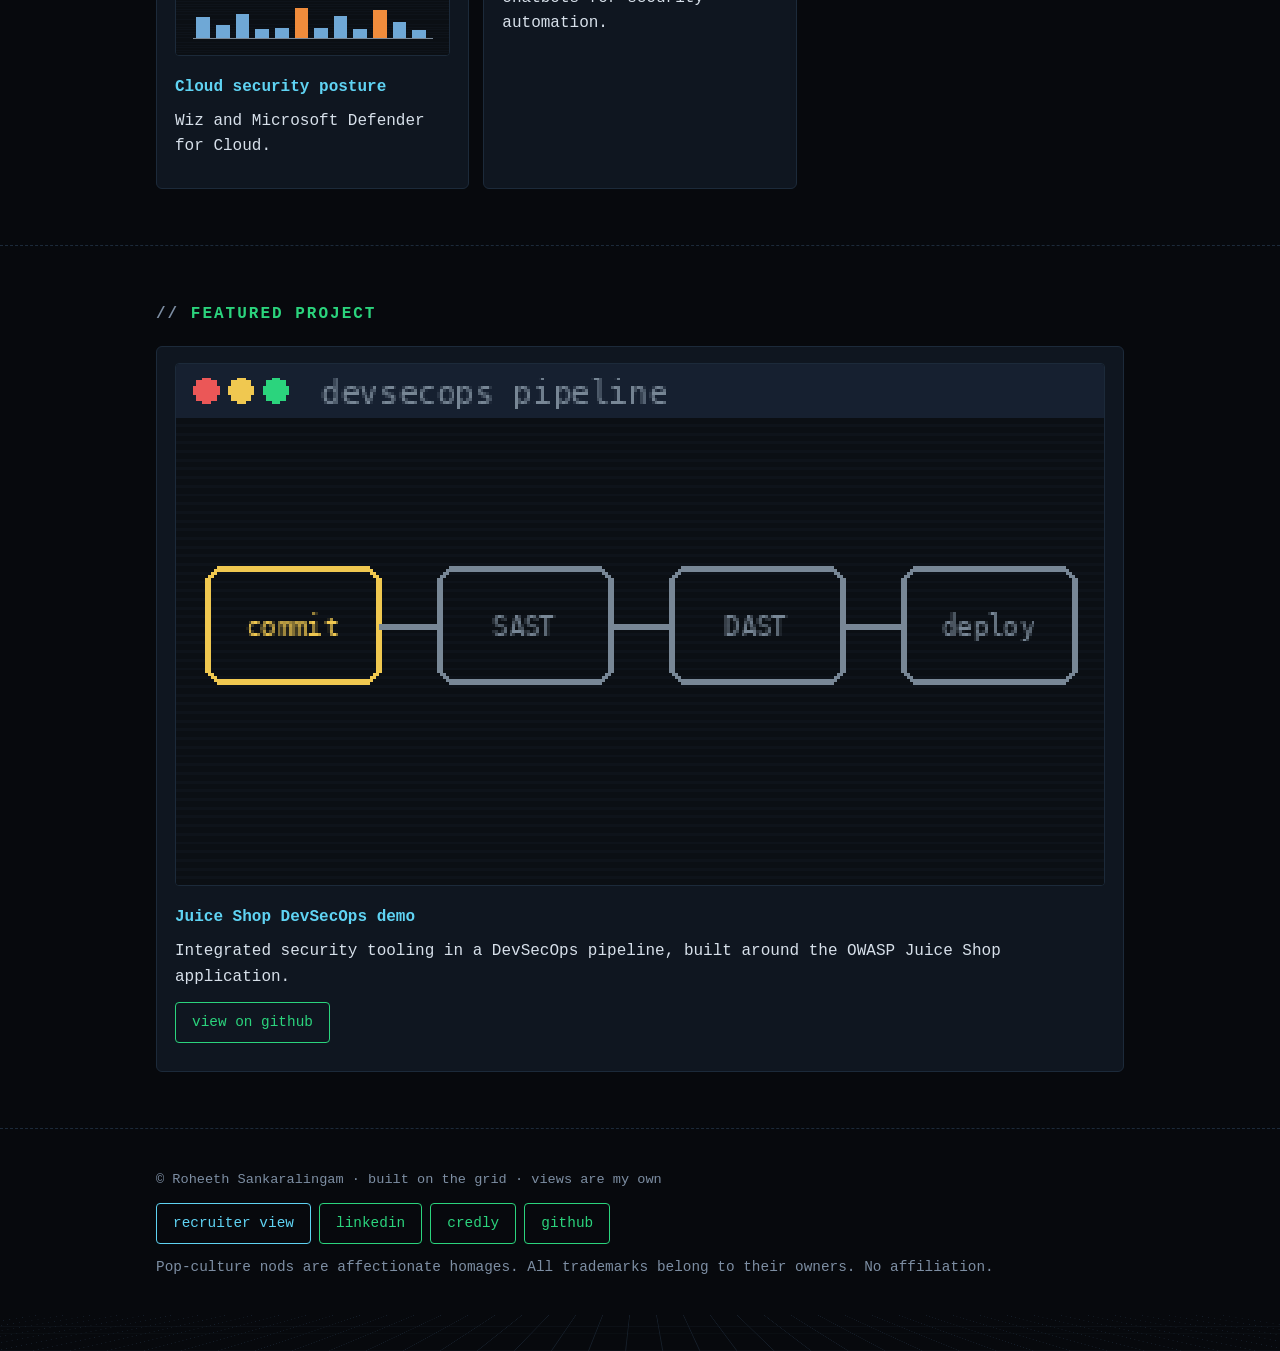
<file: skills.html>
<!doctype html>
<html lang="en" data-theme="dark">
<head>
<meta charset="utf-8">
<meta name="viewport" content="width=device-width, initial-scale=1">
<title>Toolkit | Roheeth Sankaralingam</title>
<meta name="description" content="Skills, tools, and the DevSecOps demo project.">
<link rel="stylesheet" href="style.css">
</head>
<body>
<div id="boot"><button class="btn skip">skip ›</button><div class="out"></div></div>
<div id="xfade"></div>
<div id="progress"></div>
<div id="profiler"></div>
<nav class="top"><div class="wrap"><a class="brand" href="index.html">roheeth@ctos:~$</a><div class="links"><a href="index.html">home</a><a href="skills.html" class="on">skills</a><a href="photon.html">photon</a><a href="bahwan.html">bahwan</a><a href="resume.html">recruiter view</a></div></div></nav>

<section style="padding-top:40px"><div class="wrap">
  <h2 class="reveal">toolkit</h2>
  <p class="muted reveal">Hover a card to profile it. Filter by area.</p>
  <div class="tabs reveal"><button class="tab active" data-filter="all">all</button><button class="tab" data-filter="app">application</button><button class="tab" data-filter="ai">ai + mcp</button><button class="tab" data-filter="cloud">cloud + design</button><button class="tab" data-filter="devsecops">devsecops</button></div>
  <div class="grid"><div class="card reveal" data-cat="app" data-profile="AppSec|web + api|intercept everything|95"><img src="gif/tool-zap.gif" alt="Animation: Web & API testing" loading="lazy"><h3>Web & API testing</h3><p>OWASP Top 10 testing with Burp Suite Pro, OWASP ZAP, Vooki, and Nikto.</p></div><div class="card reveal" data-cat="app" data-profile="AppSec|api|status codes tell stories|85"><img src="gif/tool-api.gif" alt="Animation: API clients" loading="lazy"><h3>API clients</h3><p>Burp Suite Pro, Postman, Kong Insomnia, and Vooki.</p></div><div class="card reveal" data-cat="app" data-profile="Mobile|android + ios|runtime analysis|90"><img src="gif/tool-mobile.gif" alt="Animation: Mobile security" loading="lazy"><h3>Mobile security</h3><p>Android and iOS with MobSF, Frida, and Burp Suite Pro; iOS jailbreaking with palera1n and Dopamine.</p></div><div class="card reveal" data-cat="app" data-profile="Assessment|vapt|150+ cleared|92"><img src="gif/tool-vapt.gif" alt="Animation: VAPT" loading="lazy"><h3>VAPT</h3><p>Assessment, CVSS scoring, retesting, and remediation sign-off. Network: Nmap, Metasploit, Hydra.</p></div><div class="card reveal" data-cat="ai" data-profile="AI|mcp|newest attack surface|88"><img src="gif/tool-ai.gif" alt="Animation: AI & MCP security" loading="lazy"><h3>AI & MCP security</h3><p>Prompt injection, tool misuse, and data exposure testing. AI red teaming with PyRIT and DeepTeam; MCP with Snyk Agent Scan and Burp Suite Pro.</p></div><div class="card reveal" data-cat="cloud" data-profile="Cloud|azure + aws + gcp|least privilege fan|87"><img src="gif/tool-cloud.gif" alt="Animation: Cloud security" loading="lazy"><h3>Cloud security</h3><p>Azure security audits, Azure Security Benchmark, Entra ID (OAuth 2.0 OBO); AWS IAM and GCP IAM.</p></div><div class="card reveal" data-cat="cloud" data-profile="Design|stride|break it on paper first|90"><img src="gif/tool-stride.gif" alt="Animation: Threat modelling & risk" loading="lazy"><h3>Threat modelling & risk</h3><p>STRIDE, secure architecture design and review, CVSS scoring, and risk-matrix-based risk acceptance.</p></div><div class="card reveal" data-cat="devsecops" data-profile="Pipeline|github + azure|shift left|93"><img src="gif/tool-pipeline.gif" alt="Animation: DevSecOps pipelines" loading="lazy"><h3>DevSecOps pipelines</h3><p>Complete CI/CD security pipelines in GitHub Actions, Azure DevOps, and Jenkins; Docker and Kubernetes.</p></div><div class="card reveal" data-cat="devsecops" data-profile="Pipeline|scanners|scan on every build|85"><img src="gif/tool-jenkins.gif" alt="Animation: Pipeline scanners" loading="lazy"><h3>Pipeline scanners</h3><p>SAST: Snyk, Veracode, Checkmarx, GitHub Advanced Security. SCA: Black Duck, OWASP Dependency-Check. Secrets: TruffleHog, GitHub Secret Scanning, Gitleaks. Containers & IaC: Trivy, Checkov.</p></div><div class="card reveal" data-cat="cloud" data-profile="Posture|wiz + defender|watch the spikes|80"><img src="gif/tool-splunk.gif" alt="Animation: Cloud security posture" loading="lazy"><h3>Cloud security posture</h3><p>Wiz and Microsoft Defender for Cloud.</p></div><div class="card reveal" data-cat="devsecops" data-profile="Automation|python + ai|remove manual work|90"><h3>Scripting & automation</h3><p>Python, Bash, PowerShell, and Terraform; AI agents and chatbots for security automation.</p></div></div>
</div></section>
<section><div class="wrap">
  <h2 class="reveal">featured project</h2>
  <div class="card reveal" data-profile="Project|devsecops|public repo|95">
    <img src="gif/tool-pipeline.gif" alt="Animation: DevSecOps pipeline" loading="lazy">
    <h3>Juice Shop DevSecOps demo</h3>
    <p>Integrated security tooling in a DevSecOps pipeline, built around the OWASP Juice Shop application.</p>
    <p><a class="btn" href="https://github.com/retr0-secops/juiceshop-demojuice-shop-security-demo" target="_blank" rel="noopener">view on github</a></p>
  </div>
</div></section>

<footer><div class="wrap">
  <p>© Roheeth Sankaralingam · built on the grid · views are my own</p>
  <p><a class="btn alt" href="resume.html">recruiter view</a> <a class="btn" href="https://www.linkedin.com/in/roheeth-s-057416166/" target="_blank" rel="noopener">linkedin</a> <a class="btn" href="https://www.credly.com/users/roheeth-s/badges/credly" target="_blank" rel="noopener">credly</a> <a class="btn" href="https://github.com/retr0-secops" target="_blank" rel="noopener">github</a></p>
  <p class="muted">Pop-culture nods are affectionate homages. All trademarks belong to their owners. No affiliation.</p>
</div></footer>
<div id="fx"><button class="btn" id="term-open">terminal [`]</button><button class="btn alt" id="theme">light mode</button></div>
<div id="term" role="dialog" aria-label="Terminal"><div class="bar"><span>roheeth@portfolio_os</span><button id="term-close" aria-label="Close">×</button></div><div class="out" id="term-out"></div><div class="row"><span>$&nbsp;</span><input id="term-in" autocomplete="off" aria-label="Terminal input"></div></div>
<script src="app.js"></script>
</body>
</html>
</file>
<file: style.css>
/* ===== Theme tokens: dark terminal by default, light via toggle ===== */
:root{--bg:#07090d;--panel:#0f1620;--line:#1c2a3a;--text:#d7e0ea;--muted:#7d8ea3;--green:#2bd47d;--cyan:#5fd3f3;--red:#ff4d6d;--yellow:#f0c850;--glow:rgba(43,212,125,.22)}
:root[data-theme="light"]{--bg:#f4f7fb;--panel:#ffffff;--line:#d6dfea;--text:#152033;--muted:#5a6b80;--green:#0f8f52;--cyan:#1f6fa8;--red:#c4304b;--yellow:#a37a00;--glow:rgba(31,111,168,.18)}
*{box-sizing:border-box}
html{scroll-behavior:smooth}
body{margin:0;font-family:"JetBrains Mono","Fira Code",ui-monospace,Menlo,Consolas,monospace;background:var(--bg);color:var(--text);line-height:1.6;overflow-x:hidden}
body::after{content:"";position:fixed;inset:0;pointer-events:none;z-index:50;background:repeating-linear-gradient(0deg,rgba(255,255,255,.025) 0 1px,transparent 1px 3px)}
:root[data-theme="light"] body::after{display:none}
a{color:var(--cyan)}
.wrap{max-width:1000px;margin:0 auto;padding:0 16px}
p{margin:0 0 12px}
h1{font-size:clamp(2rem,6vw,3.2rem);margin:0 0 6px;line-height:1.1;color:var(--text)}
h2{font-size:1rem;text-transform:uppercase;letter-spacing:2px;color:var(--green);margin:0 0 18px}
h2::before{content:"// ";color:var(--muted)}
h3{margin:0 0 8px;font-size:1rem;color:var(--cyan)}
ul{margin:0;padding-left:18px}li{margin-bottom:4px}
.muted{color:var(--muted);font-size:.9rem}
section{padding:56px 0;border-bottom:1px dashed var(--line)}

/* ===== Nav ===== */
nav.top{position:sticky;top:0;z-index:20;background:color-mix(in srgb,var(--bg) 88%,transparent);backdrop-filter:blur(6px);border-bottom:1px solid var(--line)}
nav.top .wrap{display:flex;flex-wrap:wrap;gap:6px 14px;align-items:center;justify-content:space-between;padding-top:10px;padding-bottom:10px}
.brand{color:var(--green);text-decoration:none;font-weight:bold}
.brand::after{content:"_";animation:blink 1s steps(1) infinite}
nav .links a{color:var(--muted);text-decoration:none;margin-left:12px;font-size:.9rem}
nav .links a.on,nav .links a:hover{color:var(--green)}
#progress{position:fixed;top:0;left:0;height:2px;width:0;background:var(--green);z-index:30;box-shadow:0 0 8px var(--green)}
@keyframes blink{50%{opacity:0}}

/* ===== Buttons ===== */
.btn{display:inline-block;padding:8px 16px;border:1px solid var(--green);color:var(--green);background:transparent;text-decoration:none;font:inherit;font-size:.9rem;cursor:pointer;border-radius:4px;transition:background .2s,color .2s,box-shadow .2s}
.btn:hover{background:var(--green);color:var(--bg);box-shadow:0 0 14px var(--glow)}
.btn.alt{border-color:var(--cyan);color:var(--cyan)}
.btn.alt:hover{background:var(--cyan);color:var(--bg)}
#fx{position:fixed;bottom:12px;right:12px;z-index:25;display:flex;gap:8px;flex-wrap:wrap;justify-content:flex-end}
#fx .btn{background:var(--panel)}

/* ===== Hero + matrix rain ===== */
header.hero{position:relative;min-height:88vh;display:flex;align-items:center;overflow:hidden;border-bottom:1px solid var(--line)}
#rain{position:absolute;inset:0;width:100%;height:100%;opacity:.18;z-index:0}
.hero .wrap{position:relative;z-index:1;display:grid;grid-template-columns:1.4fr 1fr;gap:28px;align-items:center;width:100%}
@media (max-width:760px){.hero .wrap{grid-template-columns:1fr}}
.greet{color:var(--green);margin-bottom:10px}
.role{color:var(--cyan);min-height:1.6em}
.caret{display:inline-block;width:8px;height:1em;background:var(--green);vertical-align:-2px;margin-left:2px;animation:blink 1s steps(1) infinite}
.lead{max-width:620px}
.glitch-text{position:relative;display:inline-block}
.glitch-text::before,.glitch-text::after{content:attr(data-text);position:absolute;left:0;top:0;width:100%;overflow:hidden;opacity:0}
.glitch-text::before{color:var(--red);animation:g1 4s infinite}
.glitch-text::after{color:var(--cyan);animation:g2 4s infinite}
@keyframes g1{0%,90%,100%{opacity:0}91%{opacity:.8;transform:translate(-3px,-1px);clip-path:inset(10% 0 55% 0)}94%{opacity:.8;transform:translate(3px,1px);clip-path:inset(60% 0 5% 0)}}
@keyframes g2{0%,92%,100%{opacity:0}93%{opacity:.8;transform:translate(3px,0);clip-path:inset(30% 0 40% 0)}96%{opacity:.8;transform:translate(-2px,1px);clip-path:inset(5% 0 75% 0)}}

/* ===== Avatar ===== */
.avatar{width:100%;max-width:260px;margin:0 auto;display:block;filter:drop-shadow(0 0 22px var(--glow));animation:float 4s ease-in-out infinite}
@keyframes float{50%{transform:translateY(-8px)}}
.avatar .eye{animation:eyes 4s infinite}
@keyframes eyes{0%,45%,55%,100%{opacity:1}50%{opacity:.2}}
.avatar .flick{animation:flick 6s steps(1) infinite;opacity:0}
@keyframes flick{0%,90%,100%{opacity:0}91%,94%{opacity:1}}

/* ===== Reveal ===== */
.reveal{opacity:0;transform:translateY(20px);transition:opacity .6s,transform .6s}
.reveal.in{opacity:1;transform:none}

/* ===== Cards ===== */
.grid{display:grid;gap:14px;grid-template-columns:repeat(auto-fit,minmax(250px,1fr))}
.card{position:relative;background:var(--panel);border:1px solid var(--line);border-radius:6px;padding:16px 18px;transition:transform .25s,border-color .25s,box-shadow .25s}
.card:hover{transform:translateY(-3px);border-color:var(--green);box-shadow:0 0 18px -6px var(--glow)}
.card img{width:100%;height:auto;aspect-ratio:16/9;object-fit:cover;border-radius:4px;border:1px solid var(--line);margin-bottom:10px;background:#0b0f14;image-rendering:pixelated}
.hidden{display:none!important}
.tabs{display:flex;flex-wrap:wrap;gap:8px;margin-bottom:18px}
.tab{background:transparent;color:var(--muted);border:1px solid var(--line);padding:6px 12px;cursor:pointer;font:inherit;font-size:.85rem;border-radius:4px}
.tab.active,.tab:hover{color:var(--green);border-color:var(--green)}

/* ===== ctOS-style profiler tooltip ===== */
#profiler{position:fixed;z-index:40;pointer-events:none;width:240px;background:rgba(7,9,13,.94);border:1px solid var(--cyan);border-left:3px solid var(--cyan);color:#d7e0ea;font-size:.75rem;padding:10px 12px;opacity:0;transform:translateY(6px);transition:opacity .15s,transform .15s}
#profiler.show{opacity:1;transform:none}
#profiler .hd{color:var(--cyan);letter-spacing:1px;margin-bottom:4px}
#profiler .row{display:flex;justify-content:space-between;gap:8px}
#profiler .k{color:#7d8ea3}
#profiler .bar{height:4px;background:#1c2a3a;margin-top:6px}
#profiler .bar i{display:block;height:100%;background:var(--green)}

/* ===== Stats ===== */
.stats{display:grid;gap:14px;grid-template-columns:repeat(auto-fit,minmax(160px,1fr))}
.stat{text-align:center;padding:18px;background:var(--panel);border:1px solid var(--line);border-radius:6px}
.stat .num{font-size:2.2rem;font-weight:bold;color:var(--green);text-shadow:0 0 12px var(--glow)}

/* ===== Badges ===== */
.badges{display:grid;gap:14px;grid-template-columns:repeat(auto-fill,minmax(220px,1fr))}
.badge{perspective:900px;height:180px;cursor:pointer}
.badge-in{position:relative;width:100%;height:100%;transition:transform .6s;transform-style:preserve-3d}
.badge.flip .badge-in{transform:rotateY(180deg)}
.face{position:absolute;inset:0;backface-visibility:hidden;border-radius:6px;padding:12px;display:flex;align-items:center;font-size:.82rem;background:var(--panel);border:1px solid var(--line)}
.face.back{transform:rotateY(180deg);border-color:var(--green);color:var(--green);flex-direction:column;justify-content:center;padding:8px;gap:6px}
.cert-img{width:100%;flex:1;min-height:0;object-fit:contain;background:#fff;border-radius:3px}
.cert-open{font-size:.75rem;color:var(--green)}

/* ===== Timeline ===== */
.timeline{border-left:2px solid var(--line);padding-left:22px}
.tl{position:relative;margin-bottom:24px}
.tl::before{content:"";position:absolute;left:-29px;top:6px;width:12px;height:12px;background:var(--green);box-shadow:0 0 10px var(--green)}

/* ===== Mood ===== */
#mood{border-left:3px solid var(--green);background:var(--panel);padding:12px 16px;min-height:60px}
#mood .src{display:block;color:var(--muted);font-size:.8rem;margin-top:6px}

/* ===== The Hunt (keys) ===== */
.keys{display:flex;gap:12px;flex-wrap:wrap;margin:12px 0}
.key{flex:1;min-width:150px;padding:14px;border:1px dashed var(--line);border-radius:6px;text-align:center;color:var(--muted)}
.key.got{border-style:solid;color:var(--bg);font-weight:bold}
.key.copper.got{background:#c77b43}.key.jade.got{background:#2fae7a}.key.crystal.got{background:#9fd8ff}
#egg-msg{color:var(--green)}
.egg{display:inline-block;width:6px;height:6px;background:var(--muted);opacity:.35;cursor:pointer;vertical-align:middle;margin-left:6px}
.egg:hover{opacity:1;background:var(--yellow)}

/* ===== Terminal ===== */
#term{position:fixed;right:12px;bottom:60px;width:min(460px,calc(100vw - 24px));height:320px;background:#05070a;color:#b6ffd6;font-size:.82rem;border:1px solid var(--green);border-radius:6px;display:none;flex-direction:column;z-index:45;box-shadow:0 0 30px rgba(43,212,125,.25)}
#term.open{display:flex}
#term .bar{display:flex;justify-content:space-between;padding:6px 10px;background:#0d1a12;color:#7ddca8}
#term .bar button{background:none;border:0;color:#7ddca8;cursor:pointer;font-size:1rem}
#term .out{flex:1;overflow:auto;padding:10px;white-space:pre-wrap}
#term .row{display:flex;padding:0 10px 10px}
#term input{flex:1;background:transparent;border:0;color:inherit;font:inherit;outline:none}

/* ===== Boot screen ===== */
#boot{position:fixed;inset:0;z-index:100;background:#030405;color:#2bd47d;font-size:clamp(.7rem,1.6vw,1rem);padding:24px;display:none;flex-direction:column;justify-content:flex-end;white-space:pre;overflow:hidden;text-shadow:0 0 6px rgba(43,212,125,.6)}
#boot.show{display:flex}
#boot .skip{position:absolute;top:14px;right:14px}

/* ===== Page glitch transition ===== */
#xfade{position:fixed;inset:0;z-index:90;pointer-events:none;background:#030405;opacity:0}
#xfade.go{animation:xf .35s steps(4) forwards}
@keyframes xf{0%{opacity:0}50%{opacity:1;clip-path:inset(0 0 40% 0)}100%{opacity:1}}

/* ===== Matrix (Konami) ===== */
body.matrix{--bg:#000;--panel:#020b04;--line:#0f3a1c;--text:#3dff7a;--muted:#1f9a49;--cyan:#7bffa8}
body.matrix #rain{opacity:.5}

/* ===== Neon grid footer (Tron nod) ===== */
footer{position:relative;padding:40px 0 70px;color:var(--muted);font-size:.85rem;overflow:hidden}
footer::before{content:"";position:absolute;left:-20%;right:-20%;bottom:0;height:120px;background:linear-gradient(transparent 0 0),repeating-linear-gradient(90deg,var(--line) 0 1px,transparent 1px 40px),repeating-linear-gradient(0deg,var(--line) 0 1px,transparent 1px 20px);transform:perspective(200px) rotateX(55deg);transform-origin:bottom;opacity:.6;pointer-events:none}
footer .wrap{position:relative}

@media (prefers-reduced-motion:reduce){*,*::before,*::after{animation:none!important;transition:none!important}.reveal{opacity:1;transform:none}html{scroll-behavior:auto}#rain{display:none}}
</file>
